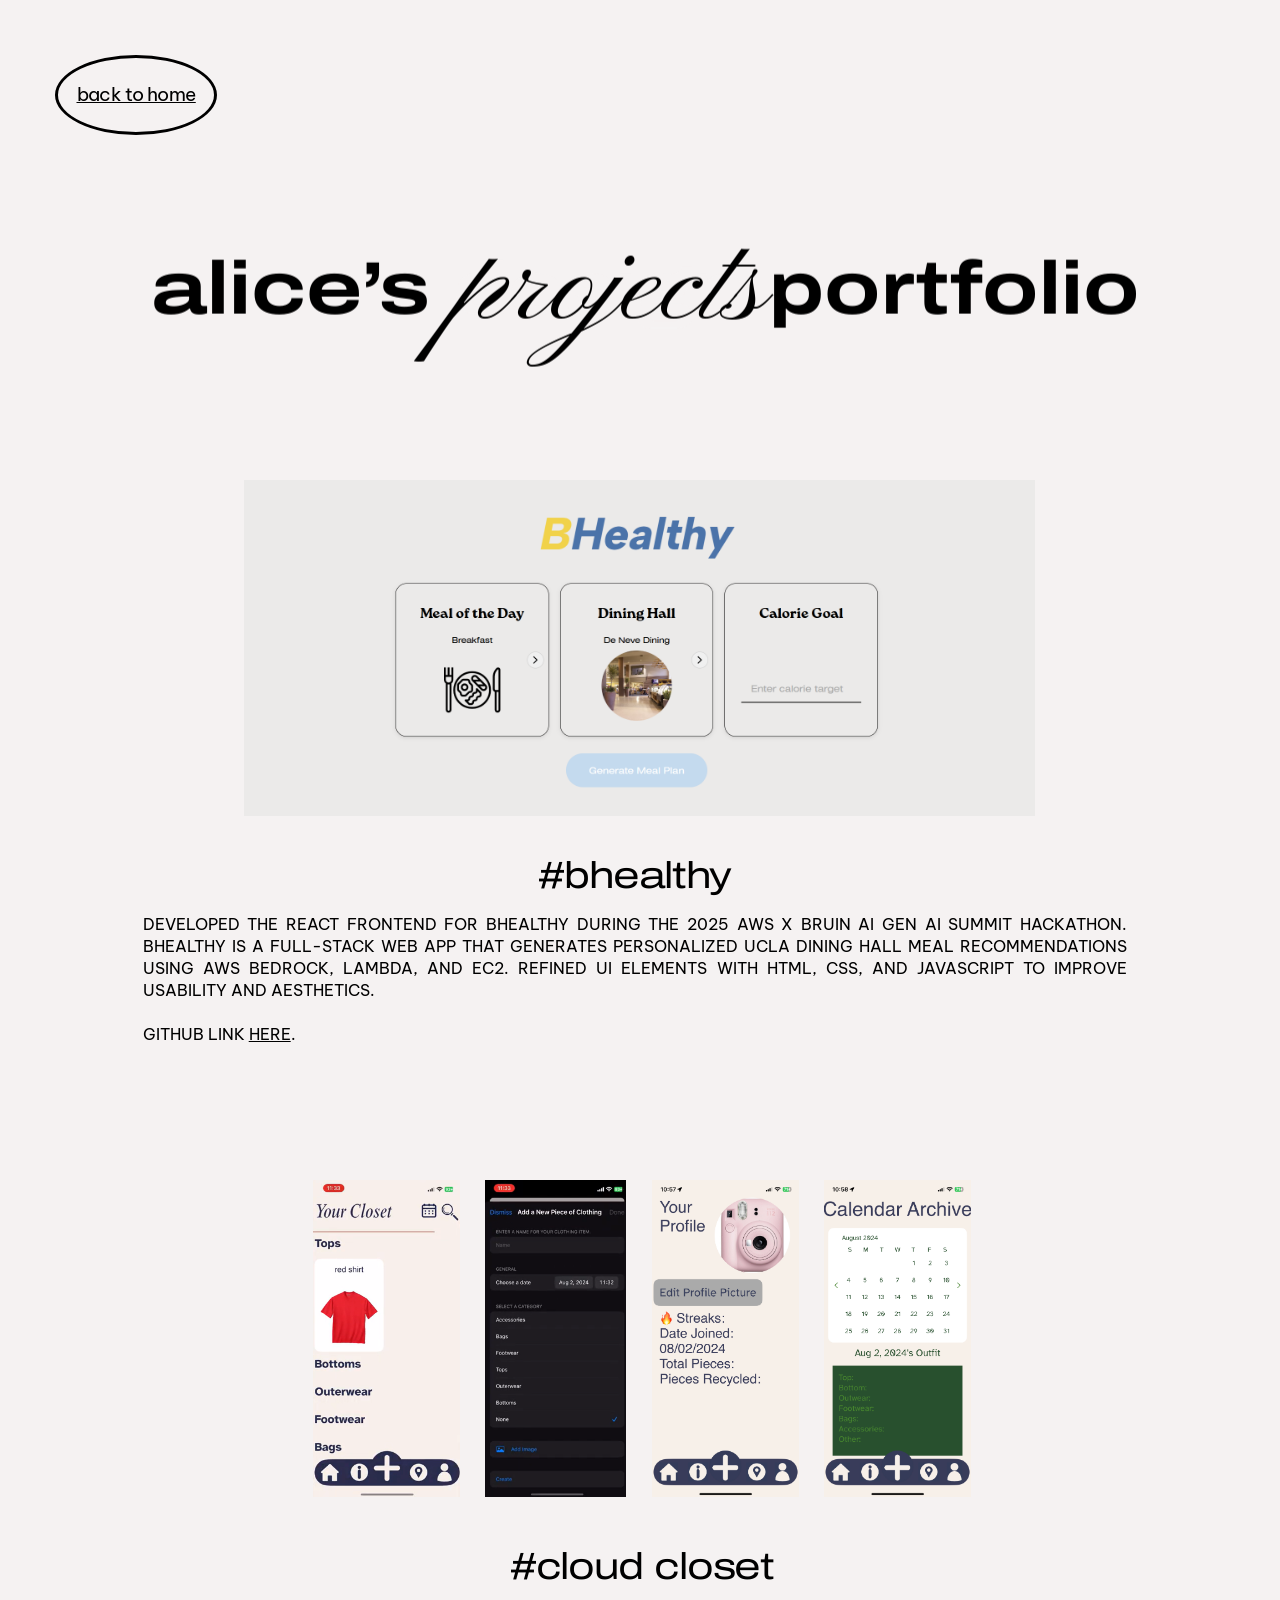
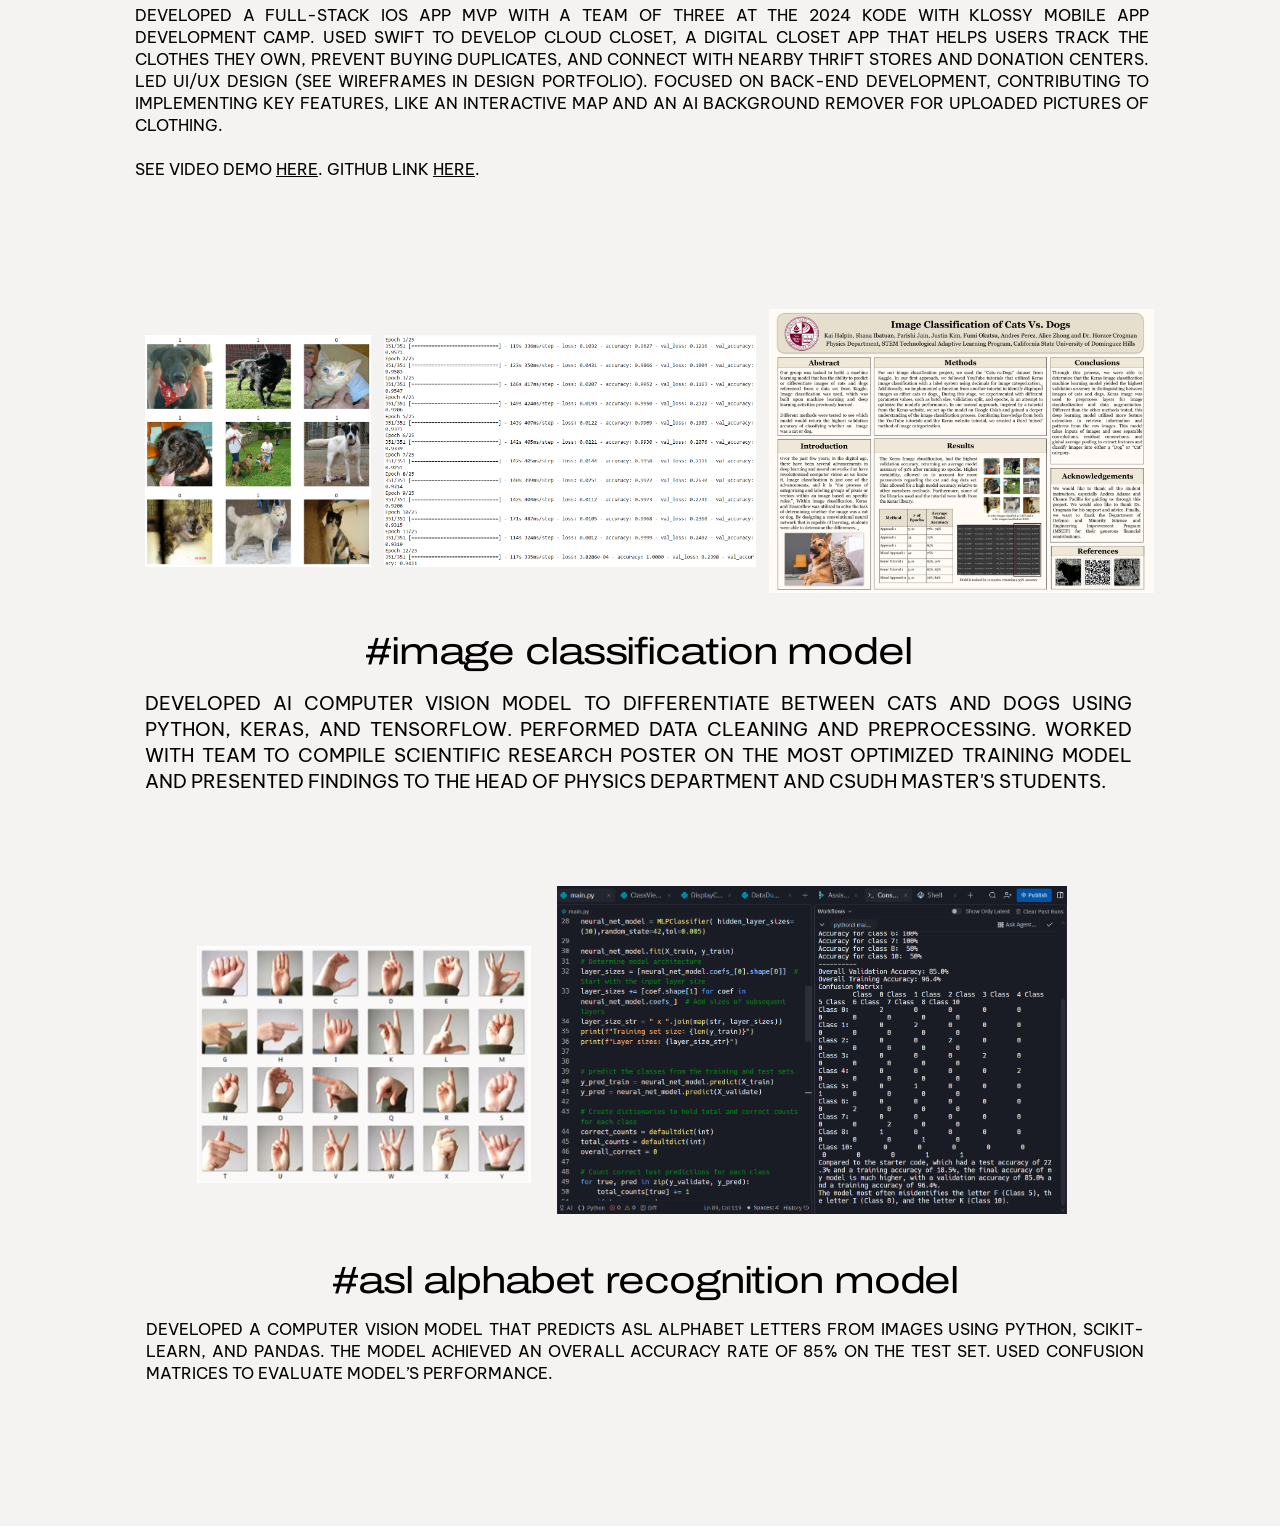
<file: projects.html>
<!DOCTYPE html>
<html lang="en">
<head>
  <meta charset="utf-8">
  <meta name="viewport" content="width=device-width, initial-scale=1">
  <title>personal website</title>
  <link rel="preconnect" href="https://fonts.googleapis.com">
  <link rel="preconnect" href="https://fonts.gstatic.com" crossorigin>
  <link href="https://fonts.googleapis.com/css2?family=Archivo:wdth,wght@125,400;125,700&family=Be+Vietnam+Pro:wght@400;800&family=Pinyon+Script&display=swap" rel="stylesheet">
  <link rel="stylesheet" href="css/styles.css">
</head>
<body>
<main class="stage subpage">
  <!-- top: back button + title -->
  <section class="section" style="--h:423">
    <a class="el pill" style="--x:58.7;--y:58.7;--w:173.2;--h:85.4;" href="index.html">back to home</a>

    <!-- Title: -->
    <div class="el title-group slide-down" style="--x:145.3;--y:229;--w:1088.1;--h:159.3;">
      <h1 class="el sans-title" style="--x:0;--y:32.1;--w:1088.1;--h:95.1;--fs:79.4">alice’s <span class="gap-word">design</span> portfolio</h1>
      <p class="el script big-word" style="--x:311.6;--y:0;--w:390.6;--h:159.3;--fs:133.3">projects</p>
    </div>
  </section>
  <!-- project: bhealthy -->
  <section class="section" style="--h:744">
    <img class="el photo plain" style="--x:260.9;--y:89.1;--w:844.1;--h:358.8;" src="assets/images/project-bhealthy-01.png" alt="project bhealthy 01">
    <div class="el project-text" style="--x:152.3;--y:492.1;--w:1050.5;--h:224.6;">
      <h2 class="el wide project-heading" style="--x:0;--y:0;--w:1050.5;--h:47;--fs:39.8">#bhealthy</h2>
      <p class="el body-text" style="--x:0;--y:60.6;--w:1050.5;--h:164;--fs:17">developed the react frontend for bhealthy during the 2025 aws x bruin ai gen ai summit hackathon. bhealthy is a full-stack web app that generates personalized ucla dining hall meal recommendations using aws bedrock, lambda, and ec2. refined ui elements with html, css, and javascript to improve usability and aesthetics.<br><br>Github link <a href="https://github.com/kellyzq7/BHealthy" target="_blank" rel="noopener">here</a>.</p>
    </div>
  </section>

  <!-- project: cloud closet -->
  <section class="section" style="--h:796">
    <img class="el photo plain" style="--x:334.3;--y:92.3;--w:156.2;--h:338.7;" src="assets/images/project-cloud-closet-01.png" alt="project cloud closet 01">
    <img class="el photo plain" style="--x:517.3;--y:92.3;--w:151.2;--h:338.7;" src="assets/images/project-cloud-closet-02.png" alt="project cloud closet 02">
    <img class="el photo plain" style="--x:695.5;--y:92.3;--w:156.7;--h:338.7;" src="assets/images/project-cloud-closet-03.png" alt="project cloud closet 03">
    <img class="el photo plain" style="--x:879.1;--y:92.3;--w:156.7;--h:338.7;" src="assets/images/project-cloud-closet-04.png" alt="project cloud closet 04">
    <div class="el project-text" style="--x:144;--y:485.5;--w:1082.2;--h:280.6;">
      <h2 class="el wide project-heading" style="--x:0;--y:0;--w:1082.2;--h:47;--fs:39.8">#cloud closet</h2>
      <p class="el body-text" style="--x:0;--y:60.6;--w:1082.2;--h:220;--fs:17">developed a full-stack ios app mvp with a team of three at the 2024 kode with klossy mobile app development camp. used swift to develop cloud closet, a digital closet app that helps users track the clothes they own, prevent buying duplicates, and connect with nearby thrift stores and donation centers. led UI/ux design (see wireframes in design portfolio). focused on back-end development, contributing to implementing key features, like an interactive map and an AI background remover for uploaded pictures of clothing. <br><br>see video demo <a href="https://drive.google.com/file/d/1fCiehVjbnLEMtDZXfWzHUyHZa_f9PcuQ/view?usp=sharing" target="_blank" rel="noopener">here</a>. Github link <a href="https://github.com/gladysxramos/MVP-Group1/tree/main" target="_blank" rel="noopener">here</a>.</p>
    </div>
  </section>

  <!-- project: image classification model -->
  <section class="section" style="--h:605">
    <img class="el photo plain" style="--x:154.8;--y:101.9;--w:240.8;--h:248.1;" src="assets/images/project-image-classification-01.png" alt="project image classification 01">
    <img class="el photo plain" style="--x:409.3;--y:101.9;--w:397.8;--h:248.1;" src="assets/images/project-image-classification-02.png" alt="project image classification 02">
    <img class="el photo plain" style="--x:821;--y:74.2;--w:410.1;--h:303.4;" src="assets/images/project-image-classification-03.jpg" alt="project image classification 03">
    <div class="el project-text" style="--x:154.8;--y:420.2;--w:1052.8;--h:167.6;">
      <h2 class="el wide project-heading" style="--x:0;--y:0;--w:1052.8;--h:47;--fs:39.8">#image classification model</h2>
      <p class="el body-text" style="--x:0;--y:60.6;--w:1052.8;--h:107;--fs:20.2">Developed ai computer vision model to differentiate between cats and dogs using Python, Keras, and TensorFlow. Performed data cleaning and preprocessing. worked with team to Compile scientific research poster on the most optimized training model and presented findings to the head of Physics Department and CSUDH Master's students.</p>
    </div>
  </section>

  <!-- project: asl alphabet recognition model -->
  <section class="section" style="--h:768">
    <img class="el photo plain" style="--x:210.7;--y:149;--w:356.4;--h:253;" src="assets/images/project-asl-model-01.png" alt="project asl model 01">
    <img class="el photo plain" style="--x:594.4;--y:85.4;--w:544;--h:350.2;" src="assets/images/project-asl-model-02.png" alt="project asl model 02">
    <div class="el project-text" style="--x:156.2;--y:486.3;--w:1064.5;--h:140.6;">
      <h2 class="el wide project-heading" style="--x:0;--y:0;--w:1064.5;--h:47;--fs:39.8">#asl alphabet recognition model</h2>
      <p class="el body-text" style="--x:0;--y:60.6;--w:1064.5;--h:80;--fs:17">developed a computer vision model that predicts asl alphabet letters from images using python, scikit-learn, and pandas. the model achieved an overall accuracy rate of 85% on the test set. used confusion matrices to evaluate model’s performance. </p>
    </div>
  </section>

</main>
</body>
</html>
</file>
<file: css/styles.css>
/* ==========================================================
   Alice's portfolio – shared styles
   ----------------------------------------------------------
   The original site is laid out on a 1366px-wide canvas that
   scales with the browser width. We do the same: every
   element is positioned with --x / --y / --w / --h (in
   "design pixels") and multiplied by --u (= 1 design pixel).
   To nudge something, just edit its --x / --y / --w / --h /
   --fs values in the HTML.
   ========================================================== */

:root {
  --bg: #f5f2f2;
  --ink: #000;

  /* Fonts (Helios Extended isn't on Google Fonts, so Archivo
     at its widest setting is used as the closest match). */
  --font-script: "Pinyon Script", cursive;
  --font-wide:   "Archivo", "Helvetica Neue", Arial, sans-serif;
  --font-body:   "Be Vietnam Pro", "Be Vietnam", Arial, sans-serif;
}

*, *::before, *::after { box-sizing: border-box; }

html, body { margin: 0; padding: 0; background: var(--bg); color: var(--ink); }
body { font-family: var(--font-body); -webkit-font-smoothing: antialiased; }

a { color: inherit; }
p, h1, h2 { margin: 0; font-weight: 400; }

/* ---------- canvas / sections ---------- */
.stage { container-type: inline-size; width: 100%; overflow-x: hidden; }

.section {
  --u: calc(100cqw / 1366);               /* 1 design pixel */
  position: relative;
  width: 100%;
  height: calc(var(--h) * var(--u));
  background: var(--bg);
  overflow: hidden;
}

.el {
  position: absolute;
  left:   calc(var(--x) * var(--u));
  top:    calc(var(--y) * var(--u));
  width:  calc(var(--w) * var(--u));
  height: calc(var(--h) * var(--u));
  font-size: calc(var(--fs, 20) * var(--u));
}

/* ---------- text styles ---------- */
.script { font-family: var(--font-script); text-align: center; line-height: 0.83; }
.hero-title { line-height: 0.83; }
.portfolios-title { line-height: 1; }

.wide {
  font-family: var(--font-wide);
  font-stretch: 125%;
  letter-spacing: -0.03em;
  line-height: 1;
  text-align: center;
}

.body-text {
  font-family: var(--font-body);
  text-transform: uppercase;
  text-align: justify;
  line-height: 1.375;
}

.sans-title {
  font-family: var(--font-wide);
  font-stretch: 125%;
  font-weight: 700;
  text-align: center;
  line-height: 1.2;
  white-space: nowrap;
}
/* the word that sits behind the big script word */
.gap-word { color: var(--bg); }

.big-word { line-height: 1.195; }

.label, .small-link {
  font-family: var(--font-body);
  text-transform: uppercase;
  text-align: center;
  line-height: 1.375;
  white-space: nowrap;
}
.small-link a { text-decoration: underline; }

/* ---------- images ---------- */
.photo { display: block; object-fit: cover; }
.hero-photo { border-radius: calc(97.3 * var(--u)); border: calc(1.5 * var(--u)) solid #000; }
.card-photo { border-radius: calc(38.7 * var(--u)); border: calc(1.5 * var(--u)) solid #000; }
.tall-photo { border-radius: calc(70.9 * var(--u)); border: calc(1.5 * var(--u)) solid #000; }
.photo.plain { border-radius: 0; border: 0; }

.embed { border: 0; display: block; background: #fff; }

/* ---------- home: oval buttons ---------- */
.oval {
  border: calc(4 * var(--u)) solid #000;
  border-radius: 50%;
}
.oval-text {
  position: absolute;
  left:  calc(49.4 * var(--u) - 4 * var(--u));
  top:   calc(70.9 * var(--u) - 4 * var(--u));
  width: calc(364.5 * var(--u));
  text-align: center;
  letter-spacing: -0.03em;
}
.oval-title { font-size: calc(30.67 * var(--u)); line-height: calc(31 * var(--u)); font-weight: 800; text-decoration: underline; }
.oval-sub   { margin-top: calc(19 * var(--u)); font-size: calc(24 * var(--u)); line-height: calc(24 * var(--u)); }
.oval-sub a { text-decoration: none; }

/* ---------- home: icons ---------- */
.icon { display: block; color: #000; }
.icon svg { width: 100%; height: 100%; display: block; }
.icon-img { display: block; }

/* ---------- sub pages: back button ---------- */
.pill {
  display: flex; align-items: center; justify-content: center;
  border: calc(4 * var(--u)) solid #000;
  border-radius: 50%;
  font-family: var(--font-body);
  font-size: calc(20 * var(--u));
  letter-spacing: -0.03em;
  text-decoration: underline;
  text-align: center;
  line-height: 1.04;
}

/* ==========================================================
   ANIMATIONS
   ========================================================== */

/* HOME: every component slides DOWN into place, one after another.
   The order comes from each element's data-i attribute in index.html. */
@keyframes drop-in {
  from { opacity: 0; transform: translateY(-60px); }
  to   { opacity: 1; transform: translateY(0); }
}
.drop {
  opacity: 0;
  animation: drop-in 0.8s cubic-bezier(0.22, 0.8, 0.3, 1) forwards;
}
/* stagger: 0.12s between components. Change 0.12s to speed up/slow down the wave. */
.drop[data-i="0"]  { animation-delay: calc(0  * 0.12s); }
.drop[data-i="1"]  { animation-delay: calc(1  * 0.12s); }
.drop[data-i="2"]  { animation-delay: calc(2  * 0.12s); }
.drop[data-i="3"]  { animation-delay: calc(3  * 0.12s); }
.drop[data-i="4"]  { animation-delay: calc(4  * 0.12s); }
.drop[data-i="5"]  { animation-delay: calc(5  * 0.12s); }
.drop[data-i="6"]  { animation-delay: calc(6  * 0.12s); }
.drop[data-i="7"]  { animation-delay: calc(7  * 0.12s); }
.drop[data-i="8"]  { animation-delay: calc(8  * 0.12s); }
.drop[data-i="9"]  { animation-delay: calc(9  * 0.12s); }
.drop[data-i="10"] { animation-delay: calc(10 * 0.12s); }
.drop[data-i="11"] { animation-delay: calc(11 * 0.12s); }

/* PAGES 2 & 3: only the title slides down, once, on load.
   The sans title and the big script word move together as one unit.
   Distance scales with the page width so it feels the same on any screen. */
@keyframes slide-down {
  from { opacity: 0; transform: translateY(calc(-70 * var(--u))); }
  to   { opacity: 1; transform: translateY(0); }
}
.slide-down {
  animation: slide-down 0.7s cubic-bezier(0.16, 1, 0.3, 1) 0.1s both;
  will-change: transform, opacity;
}

@media (prefers-reduced-motion: reduce) {
  .drop, .slide-down { animation: none; opacity: 1; transform: none; }
}
</file>
